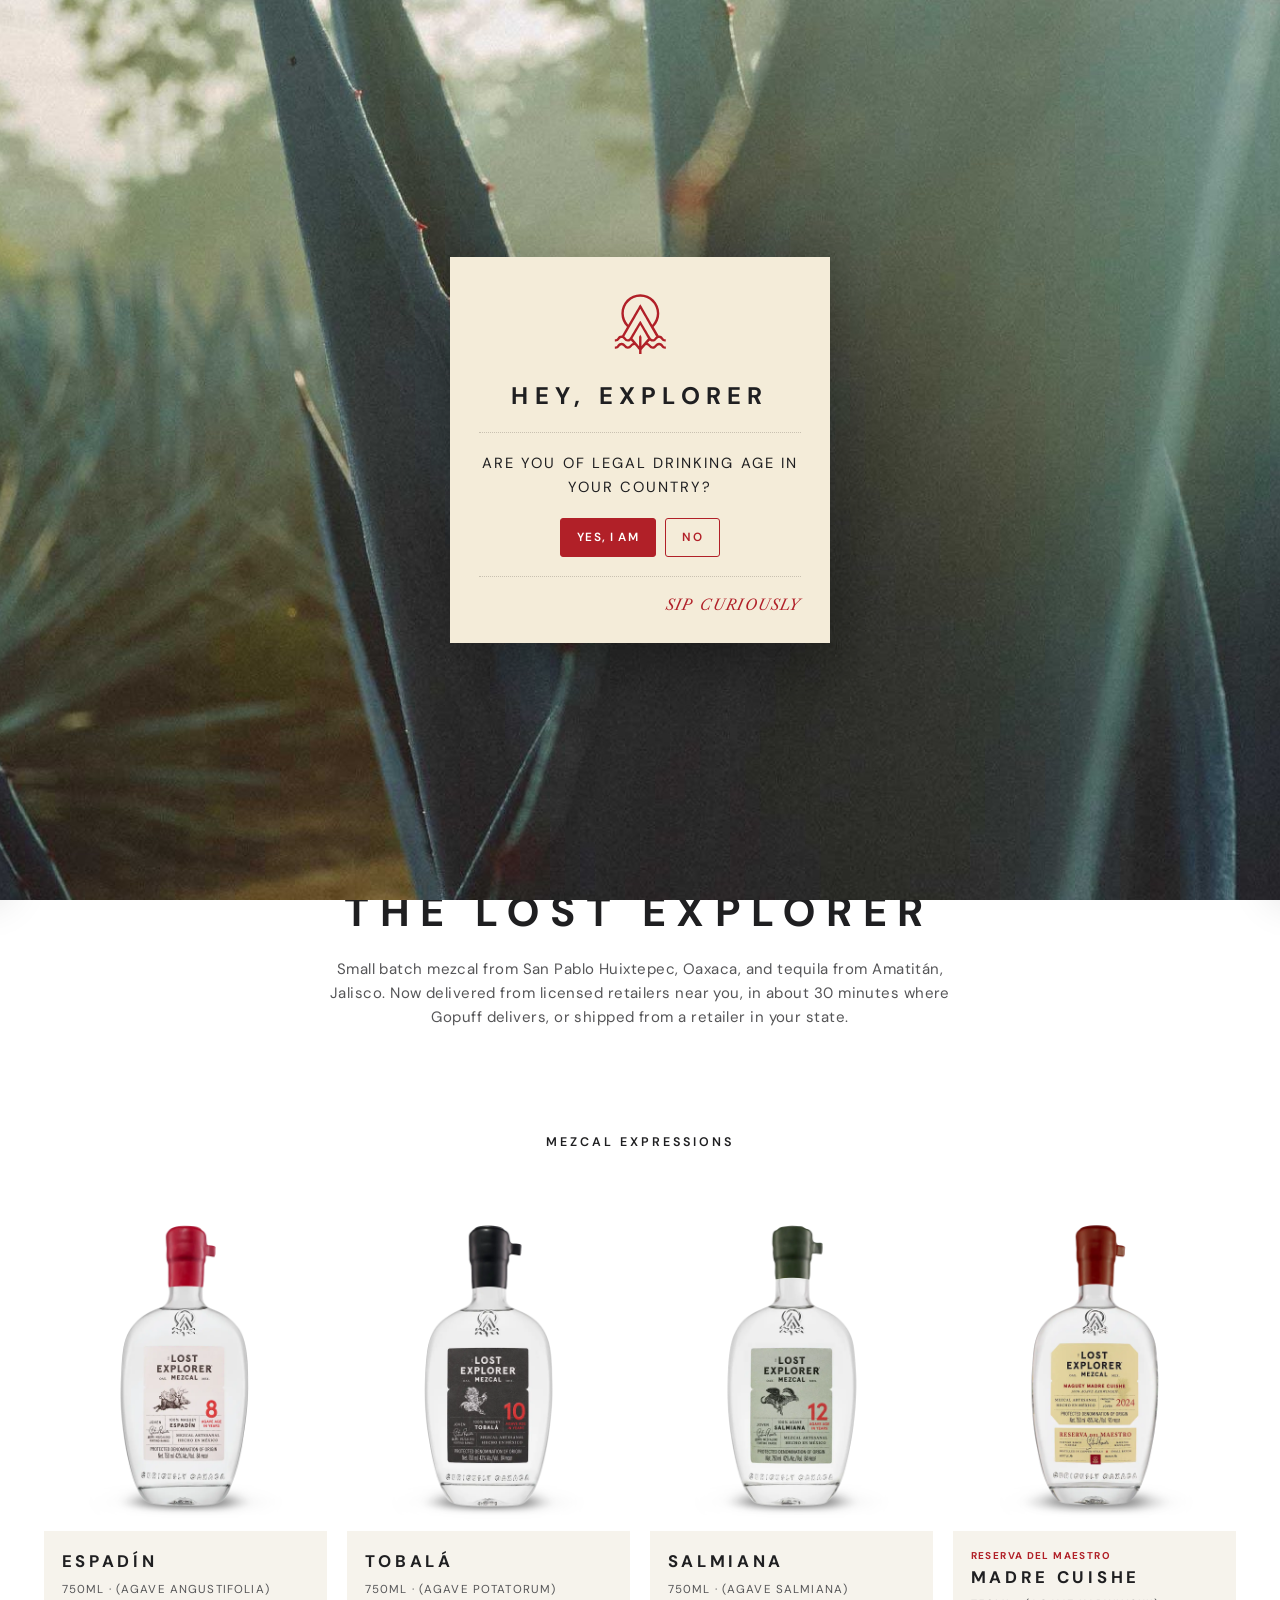
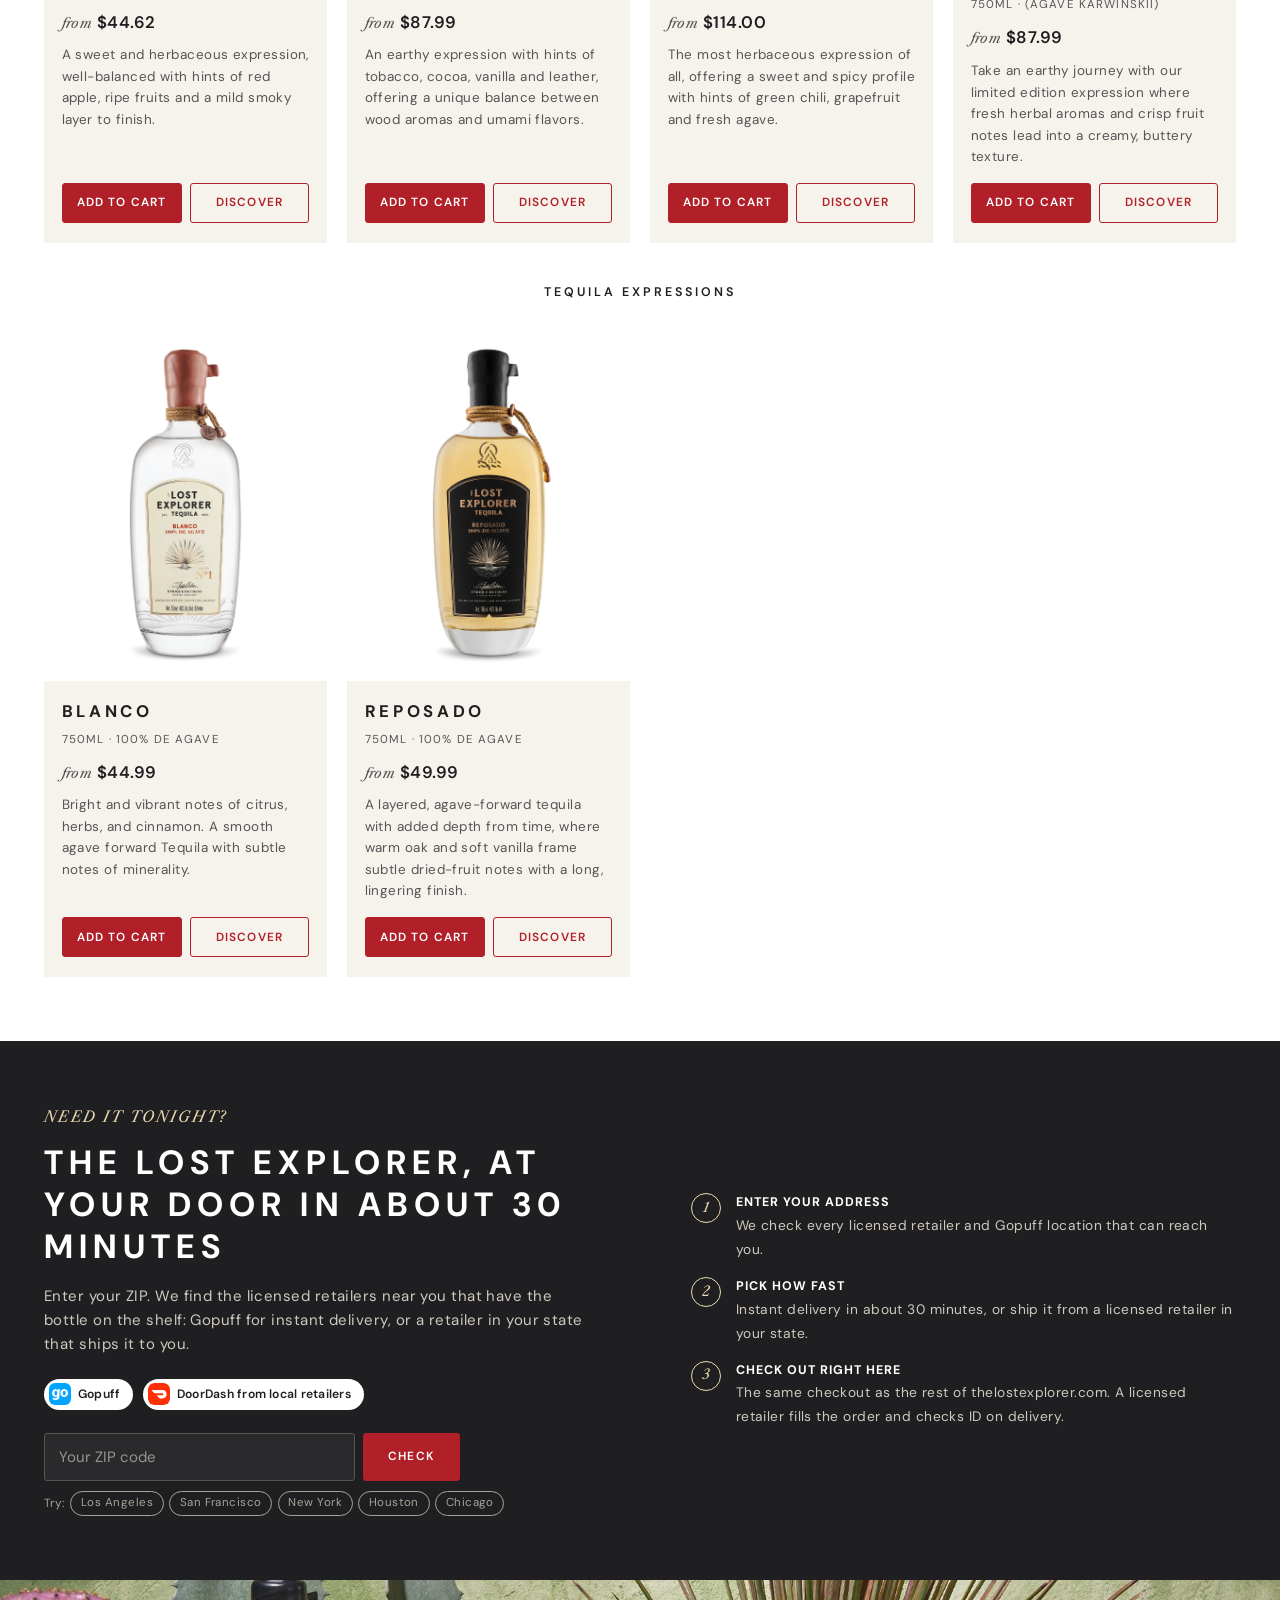
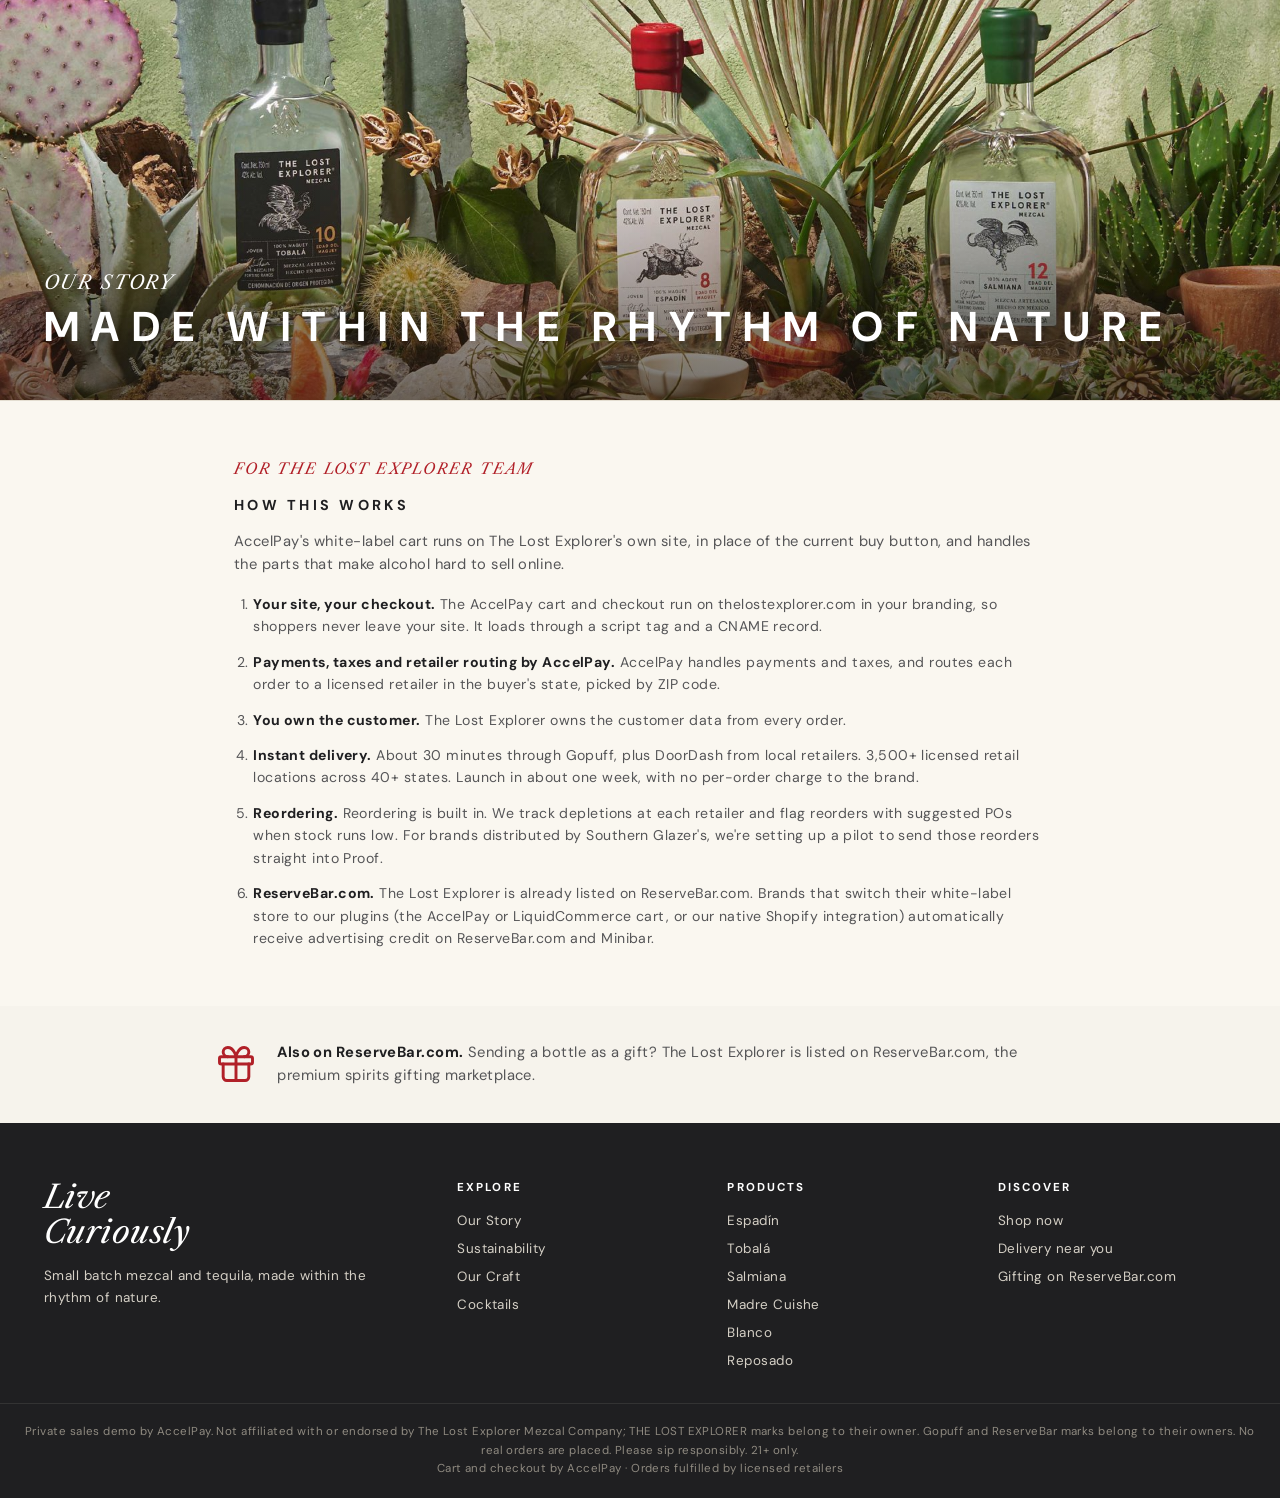
<file: index.html>
<!doctype html>
<html lang="en">
<head>
<meta charset="utf-8">
<meta name="viewport" content="width=device-width,initial-scale=1">
<title>Live Curiously - The Lost Explorer</title>
<meta name="description" content="Private sales demo: thelostexplorer.com with the AccelPay white-label cart and checkout, retailer routing by ZIP.">
<meta name="robots" content="noindex,nofollow">
<link rel="preconnect" href="https://fonts.googleapis.com">
<link rel="preconnect" href="https://fonts.gstatic.com" crossorigin>
<link rel="stylesheet" href="https://fonts.googleapis.com/css2?family=DM+Sans:wght@400;500;600;700&family=Libre+Caslon+Text:ital,wght@0,400;1,400&display=swap">
<link rel="stylesheet" href="styles.css?v=20261024d">
</head>
<body data-page="home">
<div id="site-header"></div>

<section class="hero" style="background-image:url('assets/home-banner.jpg')">
  <div class="in"><div class="copy">
    <span class="kicker">World's best</span>
    <p>Taste the Tequila Blanco that just won Best of Class and Best of Show in a blind test of peers by the Latin America World Spirits Competition.</p>
    <a class="btn" href="product.html?sku=blanco-750">Shop now</a>
  </div></div>
</section>

<section class="intro">
  <span class="kicker">A celebration of <b style="font-weight:700">soulful spirit making</b></span>
  <h1 class="h-caps">The Lost Explorer</h1>
  <p>Small batch mezcal from San Pablo Huixtepec, Oaxaca, and tequila from Amatitán, Jalisco. Now delivered from licensed retailers near you, in about 30 minutes where Gopuff delivers, or shipped from a retailer in your state.</p>
</section>

<section class="shop" id="shop">
  <h3 class="sec" id="mezcal">Mezcal expressions</h3>
  <div class="grid" id="grid-mezcal"></div>
  <h3 class="sec" id="tequila">Tequila expressions</h3>
  <div class="grid" id="grid-tequila"></div>
</section>

<section class="dband" id="tonight">
  <div class="in">
    <div>
      <span class="kicker">Need it tonight?</span>
      <h2>The Lost Explorer, at your door in about 30 minutes</h2>
      <p>Enter your ZIP. We find the licensed retailers near you that have the bottle on the shelf: Gopuff for instant delivery, or a retailer in your state that ships it to you.</p>
      <div class="partners">
        <span class="chip"><img src="assets/gopuff-icon.png" alt="">Gopuff</span>
        <span class="chip"><img src="assets/doordash-icon.svg" alt="">DoorDash from local retailers</span>
      </div>
      <div class="zipform"><input inputmode="numeric" maxlength="5" placeholder="Your ZIP code" aria-label="ZIP code"><button class="btn" data-zip-set>Check</button></div>
      <div class="quick">Try: <button data-zip-quick="90028">Los Angeles</button><button data-zip-quick="94103">San Francisco</button><button data-zip-quick="10003">New York</button><button data-zip-quick="77002">Houston</button><button data-zip-quick="60601">Chicago</button></div>
    </div>
    <div>
      <div id="band-result"></div>
      <ol class="how" id="how">
        <li><span class="n">1</span><div><strong>Enter your address</strong><span>We check every licensed retailer and Gopuff location that can reach you.</span></div></li>
        <li><span class="n">2</span><div><strong>Pick how fast</strong><span>Instant delivery in about 30 minutes, or ship it from a licensed retailer in your state.</span></div></li>
        <li><span class="n">3</span><div><strong>Check out right here</strong><span>The same checkout as the rest of thelostexplorer.com. A licensed retailer fills the order and checks ID on delivery.</span></div></li>
      </ol>
    </div>
  </div>
</section>

<section class="banner" id="story" style="background-image:url('assets/banner-mezcal.jpg')">
  <div class="in"><span class="kicker">Our story</span><h2 class="h-caps">Made within the rhythm of nature</h2></div>
</section>

<section class="how-sec" id="how"><div class="in"><span class="kicker">For The Lost Explorer team</span><div id="how-section"></div></div></section>

<section class="rb-band" id="reservebar">
  <div class="in"><img src="assets/gift.svg" alt="">
    <p><strong>Also on ReserveBar.com.</strong> Sending a bottle as a gift? The Lost Explorer is listed on ReserveBar.com, the premium spirits gifting marketplace.</p>
  </div>
</section>

<div id="site-footer"></div>

<script src="partials.js?v=20261024d"></script>
<script src="catalog.js?v=20261024d"></script>
<script src="data.js?v=20261024d"></script>
<script>
(function () {
  var C = window.LE_CATALOG;
  function card(sku) {
    var p = C[sku];
    return '<a class="card" data-card-sku="' + sku + '" href="product.html?sku=' + sku + '">' +
      '<div class="shot"><span class="tag" hidden><img src="assets/gopuff-icon.png" alt="">About 30 min</span>' +
      '<img src="' + p.img + '" alt="The Lost Explorer ' + p.name + '"><img class="ro" src="' + p.rollover + '" alt=""></div>' +
      '<div class="body"><h4>' + (p.kicker ? '<span style="display:block;font-size:.62rem;letter-spacing:.14em;color:var(--crimson)">' + p.kicker + '</span>' : '') + p.name + '</h4>' +
      '<span class="sz">' + p.size + ' · ' + p.teaser + '</span><span class="price"></span>' +
      '<p class="desc">' + p.desc + '</p>' +
      '<div class="acts"><button class="btn" data-add-sku="' + sku + '">Add to cart</button><span class="btn ghost">Discover</span></div></div></a>';
  }
  document.getElementById('grid-mezcal').innerHTML = ['espadin-750','tobala-750','salmiana-750','madre-cuishe-750'].map(card).join('');
  document.getElementById('grid-tequila').innerHTML = ['blanco-750','reposado-750'].map(card).join('');
})();
</script>
<script src="app.js?v=20261024d"></script>
</body>
</html>
</file>
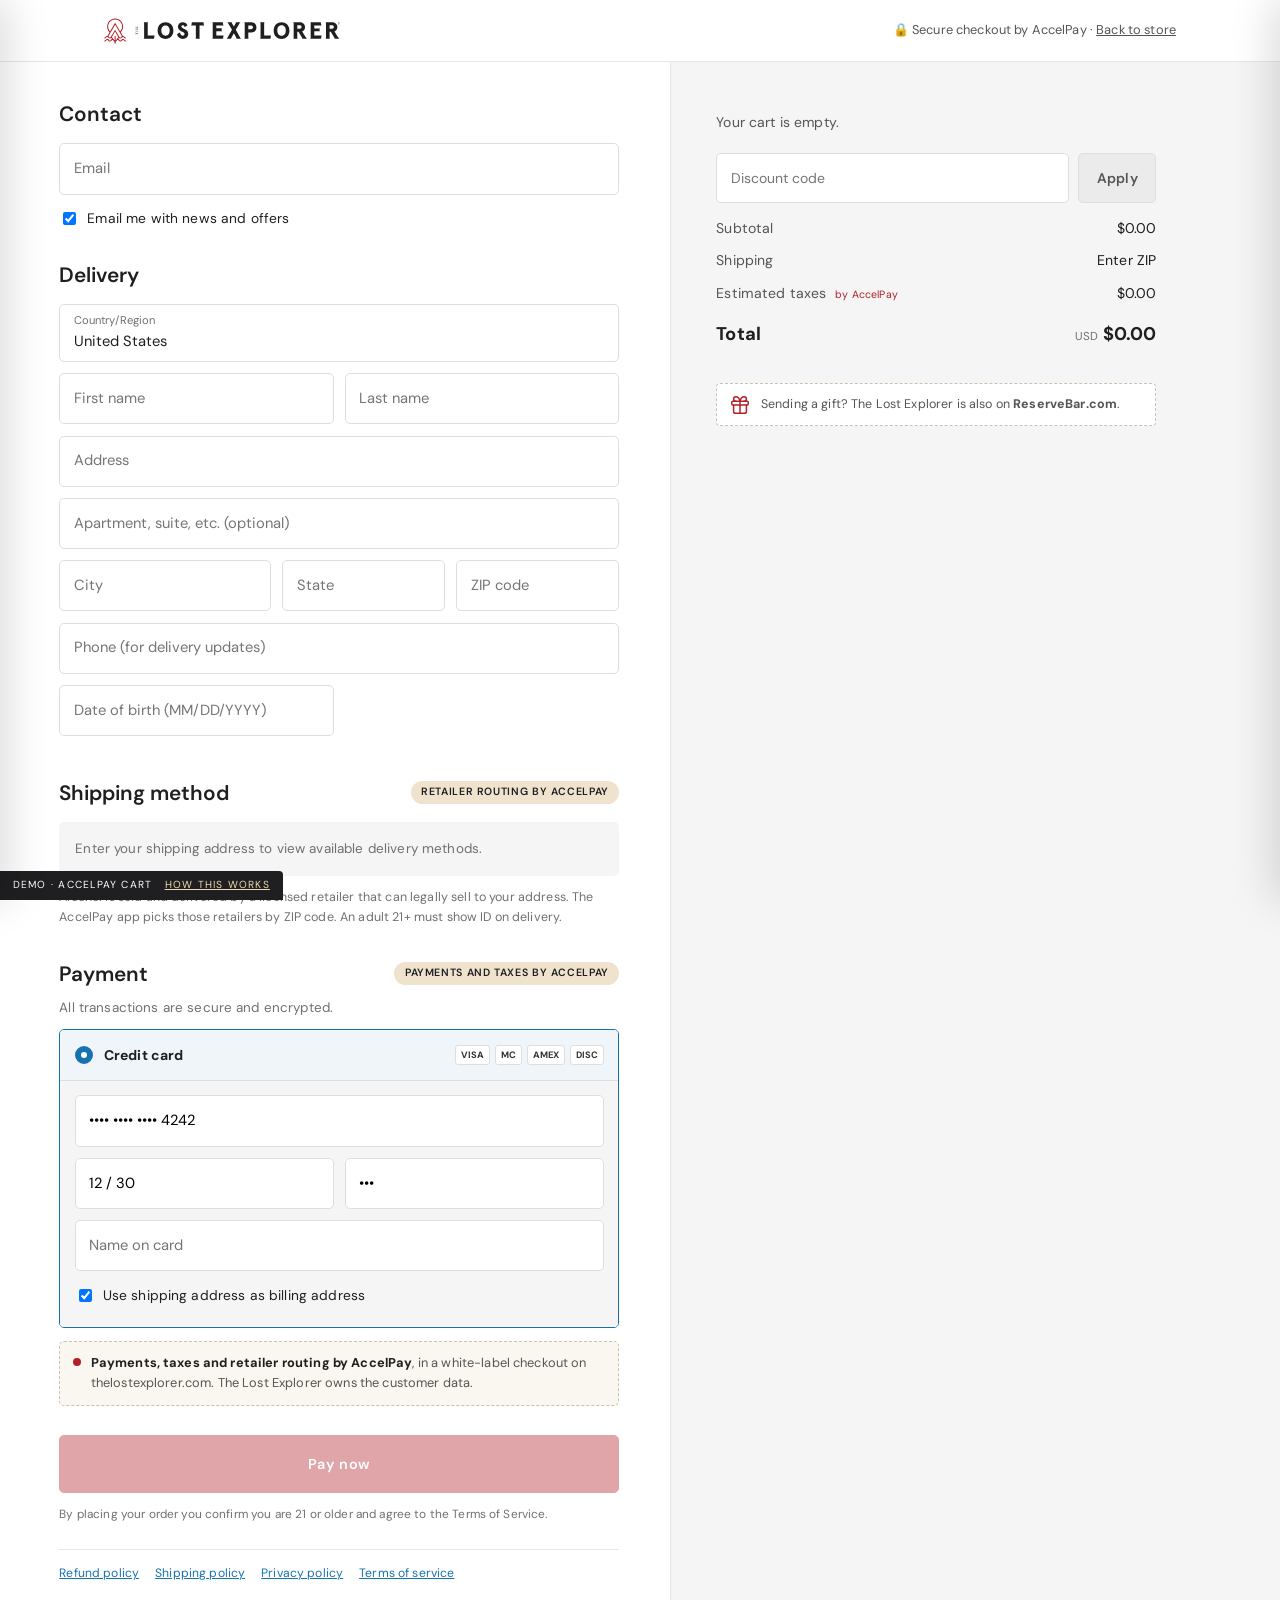
<file: checkout.html>
<!doctype html>
<html lang="en">
<head>
<meta charset="utf-8">
<meta name="viewport" content="width=device-width,initial-scale=1">
<title>Checkout - The Lost Explorer</title>
<meta name="robots" content="noindex,nofollow">
<link rel="preconnect" href="https://fonts.googleapis.com">
<link rel="preconnect" href="https://fonts.gstatic.com" crossorigin>
<link rel="stylesheet" href="https://fonts.googleapis.com/css2?family=DM+Sans:wght@400;500;600;700&family=Libre+Caslon+Text:ital,wght@0,400;1,400&display=swap">
<link rel="stylesheet" href="styles.css?v=20261024d">
</head>
<body data-page="checkout" data-no-gate class="shop-co">
<div id="site-header"></div>

<header class="sc-head"><div class="in"><a class="brand" href="index.html" id="co-brand" aria-label="The Lost Explorer home"></a>
  <span class="sc-back">&#128274; Secure checkout by AccelPay · <a href="index.html">Back to store</a></span></div></header>

<div id="confirmed" hidden>
  <div class="sc-thanks">
    <div class="tick">&#10003;</div>
    <p class="muted" id="t-num"></p>
    <h1 id="t-name">Thank you!</h1>
    <div class="sc-card"><h3>Your order is confirmed</h3><p id="t-what"></p></div>
    <div class="sc-card"><h3>Order updates</h3><p>You will get shipping and delivery updates by email and text. Your order and customer record stay with The Lost Explorer.</p></div>
    <p class="muted" style="font-size:.84rem">This is a sales demo. No order was placed and no card was charged.</p>
    <a class="btn" href="index.html">Continue shopping</a>
  </div>
</div>

<div class="checkout" id="checkout-view">
  <div class="co-left"><div class="inner">
    <form id="co-form" autocomplete="on">
      <div class="sc-sec"><div class="sc-h"><h2>Contact</h2></div>
        <input class="co-field" type="email" name="email" placeholder="Email" required autocomplete="email">
        <label class="sc-chk"><input type="checkbox" checked> Email me with news and offers</label>
      </div>

      <div class="sc-sec"><div class="sc-h"><h2>Delivery</h2></div>
        <div class="co-field sc-select"><span>Country/Region</span>United States</div>
        <div class="co-row"><input class="co-field" name="firstName" placeholder="First name" required autocomplete="given-name"><input class="co-field" name="lastName" placeholder="Last name" required autocomplete="family-name"></div>
        <input class="co-field" name="address1" placeholder="Address" required autocomplete="address-line1">
        <input class="co-field" name="address2" placeholder="Apartment, suite, etc. (optional)" autocomplete="address-line2">
        <div class="co-row3"><input class="co-field" name="city" placeholder="City" required autocomplete="address-level2"><input class="co-field" id="co-state" placeholder="State" readonly><input class="co-field" id="co-zip" name="zip" placeholder="ZIP code" inputmode="numeric" maxlength="5" required autocomplete="postal-code"></div>
        <input class="co-field" name="phone" placeholder="Phone (for delivery updates)" autocomplete="tel">
        <div class="co-row"><input class="co-field" name="dob" type="text" placeholder="Date of birth (MM/DD/YYYY)" required></div>
      </div>

      <div class="sc-sec"><div class="sc-h"><h2>Shipping method</h2><span class="ap-callout">Retailer routing by AccelPay</span></div>
        <div id="methods"></div>
        <p class="sc-note">Alcohol is sold and delivered by a licensed retailer that can legally sell to your address. The AccelPay app picks those retailers by ZIP code. An adult 21+ must show ID on delivery.</p>
      </div>

      <div class="sc-sec"><div class="sc-h"><h2>Payment</h2><span class="ap-callout">Payments and taxes by AccelPay</span></div>
        <p class="sc-sub">All transactions are secure and encrypted.</p>
        <div class="sc-pay">
          <div class="sc-pay-h"><span class="radio on"></span><strong>Credit card</strong><span class="cards"><i>VISA</i><i>MC</i><i>AMEX</i><i>DISC</i></span></div>
          <div class="sc-pay-b">
            <input class="co-field" placeholder="Card number" value="&bull;&bull;&bull;&bull; &bull;&bull;&bull;&bull; &bull;&bull;&bull;&bull; 4242" readonly>
            <div class="co-row"><input class="co-field" placeholder="Expiration date (MM / YY)" value="12 / 30" readonly><input class="co-field" placeholder="Security code" value="&bull;&bull;&bull;" readonly></div>
            <input class="co-field" placeholder="Name on card">
            <label class="sc-chk"><input type="checkbox" id="bill-same" checked> Use shipping address as billing address</label>
            <div id="bill-fields" hidden><input class="co-field" placeholder="Billing address"></div>
          </div>
        </div>
        <div class="ap-strip"><span class="ap-dot"></span><span><b>Payments, taxes and retailer routing by AccelPay</b>, in a white-label checkout on thelostexplorer.com. The Lost Explorer owns the customer data.</span></div>
      </div>

      <button class="btn block sc-paybtn" id="pay" type="submit">Pay now</button>
      <p class="sc-legal">By placing your order you confirm you are 21 or older and agree to the Terms of Service.</p>
      <div class="sc-foot"><a href="#">Refund policy</a><a href="#">Shipping policy</a><a href="#">Privacy policy</a><a href="#">Terms of service</a></div>
    </form>
  </div></div>

  <div class="co-right"><div class="inner">
    <div id="os"></div>
    <div class="co-discount"><input id="disc" placeholder="Discount code"><button type="button" id="disc-go">Apply</button></div>
    <div class="co-discount-tag" id="os-disc" hidden>&#127991; <b></b> · free shipping</div>
    <div class="os-line"><span class="muted">Subtotal</span><span id="os-sub"></span></div>
    <div class="os-line"><span class="muted" id="os-ship-l">Shipping</span><span id="os-ship"></span></div>
    <div class="os-line"><span class="muted">Estimated taxes <em class="ap-mini">by AccelPay</em></span><span id="os-tax"></span></div>
    <div class="os-line total"><span>Total</span><span><small>USD</small> <span id="os-total"></span></span></div>
    <div class="os-from" id="os-from"></div>
    <div class="rb-note" style="margin-top:1rem"><img src="assets/gift.svg" alt=""><span>Sending a gift? The Lost Explorer is also on <strong>ReserveBar.com</strong>.</span></div>
  </div></div>
</div>

<div id="site-footer"></div>

<script src="partials.js?v=20261024d"></script>
<script src="catalog.js?v=20261024d"></script>
<script src="data.js?v=20261024d"></script>
<script>
// The AccelPay checkout uses minimal chrome: lift the logo, drop the store header and footer.
(function () {
  var b = document.querySelector('header.site .brand'); var t = document.getElementById('co-brand');
  if (b && t) t.innerHTML = b.innerHTML;
  ['.topbar', '.promo-bar', 'header.site', 'footer.site'].forEach(function (s) { var e = document.querySelector(s); if (e) e.remove(); });
})();
</script>
<script src="app.js?v=20261024d"></script>
<script>
(function () {
  if (!new URLSearchParams(location.search).get('confirmed')) return;
  var o = null; try { o = JSON.parse(sessionStorage.getItem('tle-order')); } catch (e) {}
  document.getElementById('checkout-view').hidden = true;
  document.getElementById('confirmed').hidden = false;
  if (o) {
    document.getElementById('t-num').textContent = 'Confirmation ' + o.num + ' · $' + (o.total / 100).toFixed(2);
    document.getElementById('t-name').textContent = 'Thank you, ' + o.name + '!';
    document.getElementById('t-what').textContent = o.m.type === 'onDemand'
      ? 'Gopuff in ' + o.m.city + ' is picking your order now. Delivered in about 30 minutes.'
      : o.m.name + ' (' + o.m.city + ', ' + o.m.st + '), a licensed retailer, will ship your order in 2 to 4 business days.';
  }
})();
</script>
</body>
</html>
</file>
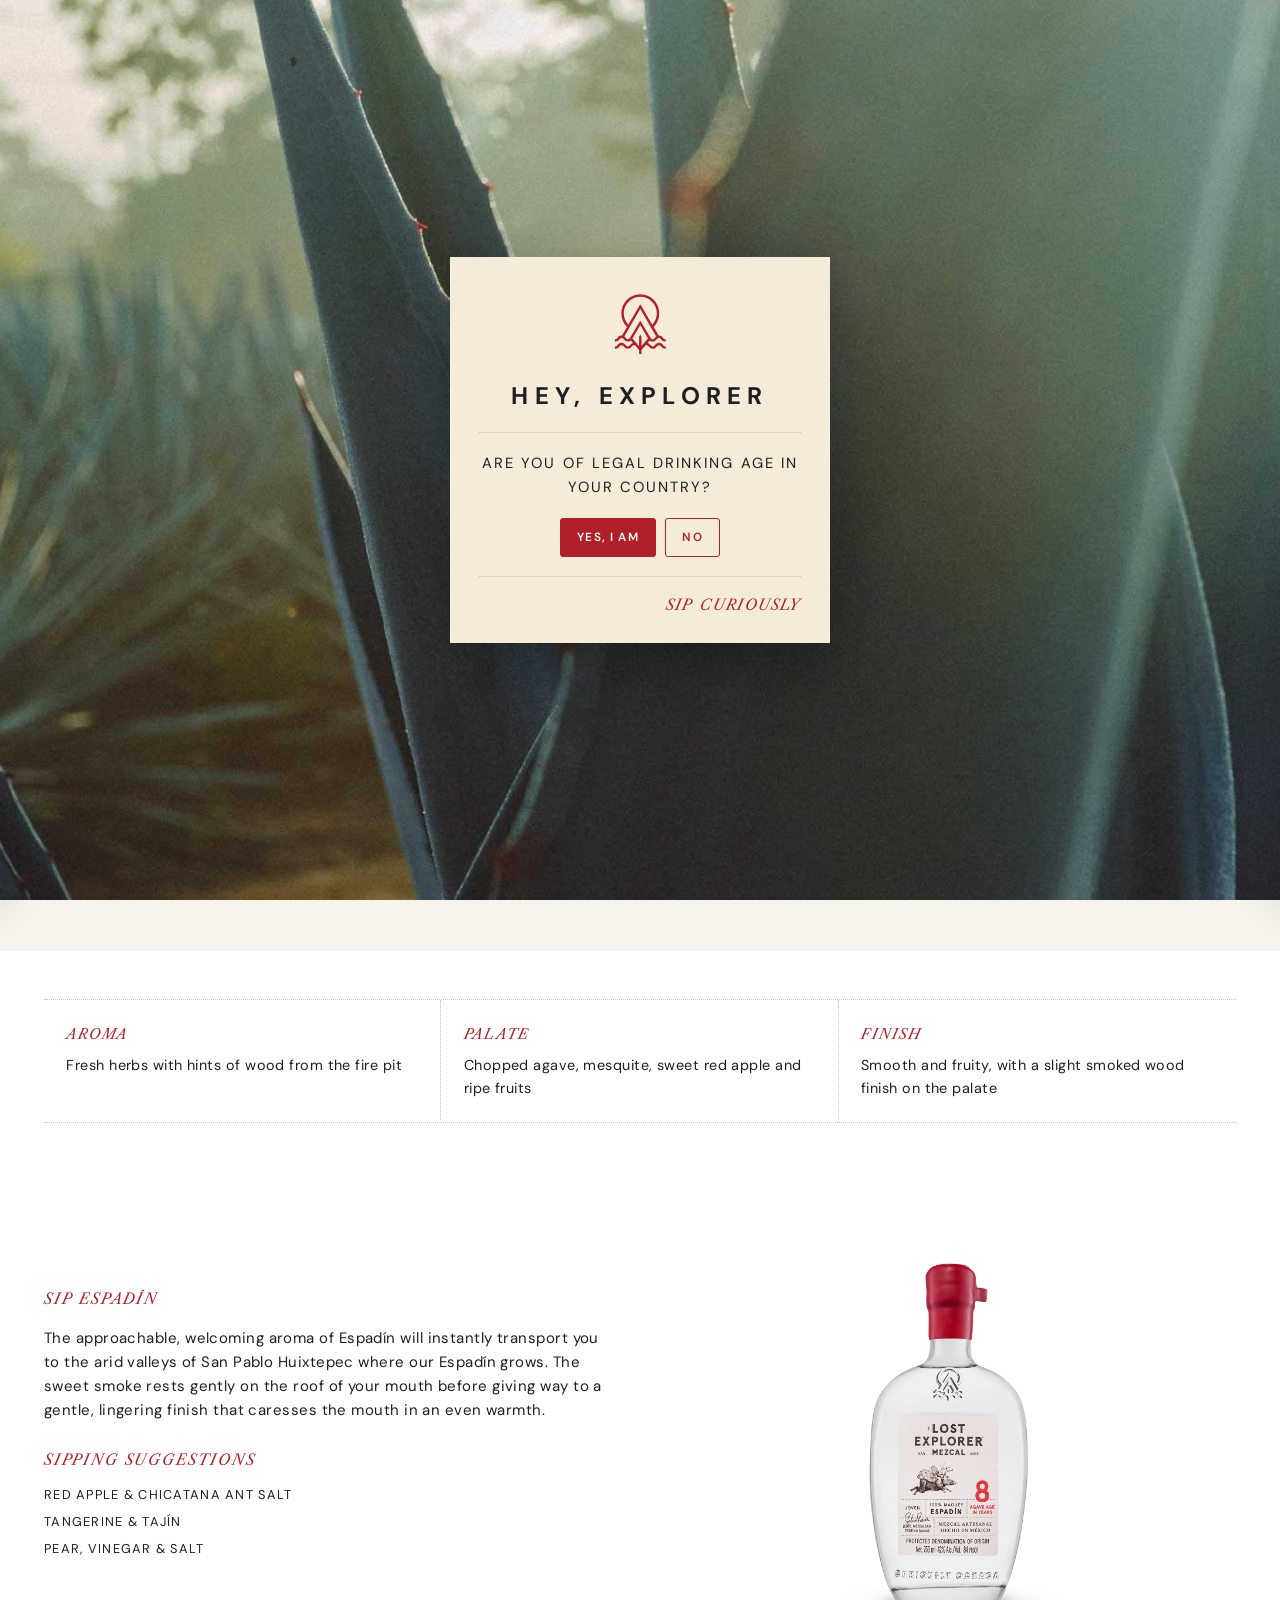
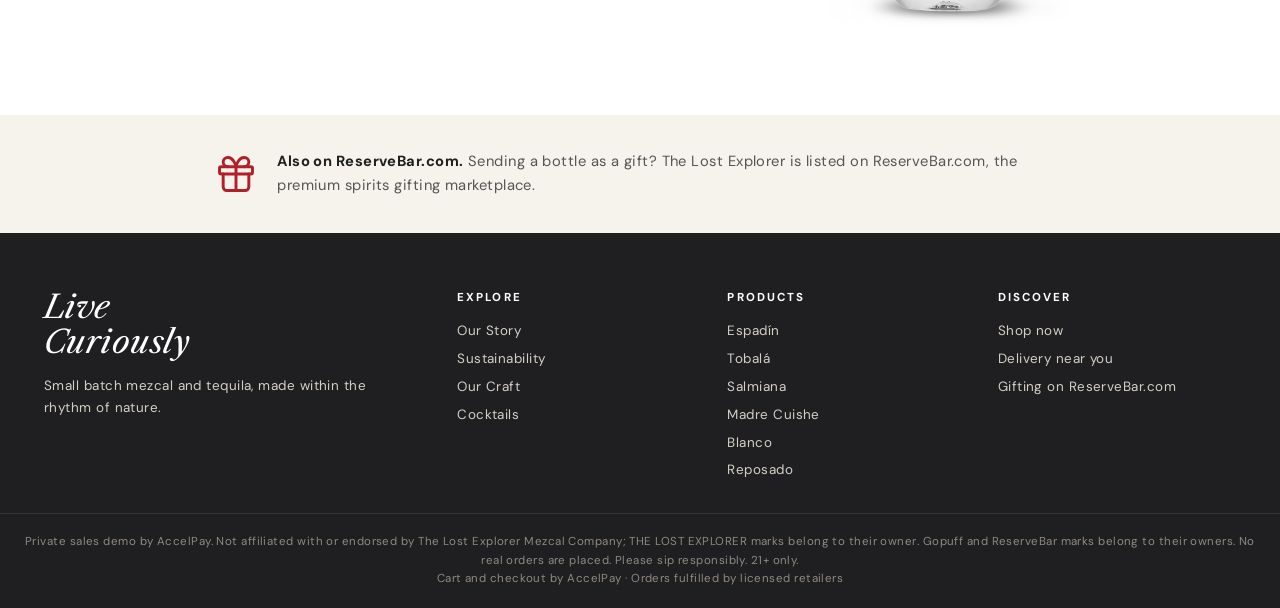
<file: product.html>
<!doctype html>
<html lang="en">
<head>
<meta charset="utf-8">
<meta name="viewport" content="width=device-width,initial-scale=1">
<title>Espadín - The Lost Explorer</title>
<meta name="robots" content="noindex,nofollow">
<link rel="preconnect" href="https://fonts.googleapis.com">
<link rel="preconnect" href="https://fonts.gstatic.com" crossorigin>
<link rel="stylesheet" href="https://fonts.googleapis.com/css2?family=DM+Sans:wght@400;500;600;700&family=Libre+Caslon+Text:ital,wght@0,400;1,400&display=swap">
<link rel="stylesheet" href="styles.css?v=20261024d">
</head>
<body data-page="mezcal">
<div id="site-header"></div>
<div class="crumbs"><a href="index.html">Home</a> &nbsp;&gt;&nbsp; <a href="index.html#shop" id="crumb-line">Our Mezcal</a> &nbsp;&gt;&nbsp; <b id="crumb-name">Espadín</b></div>

<section class="pdp">
  <div class="in">
    <div>
      <div id="pdp-kicker" class="kicker" style="font-size:.8rem" hidden></div>
      <h1 id="pdp-name">Espadín</h1>
      <div class="sub1">100% Agave</div>
      <div class="teaser" id="pdp-teaser"></div>
      <div class="specs"><div class="d" id="pdp-desc"></div><div class="age" id="pdp-age"></div></div>
      <dl class="facts" id="pdp-facts"></dl>

      <!-- AccelPay cart: product form and delivery by ZIP, replacing the previous buy button. -->
      <div id="product-form" class="product-form" data-sku="espadin-750"></div>
    </div>
    <div class="visual" id="pdp-visual"></div>
  </div>
</section>

<section class="notes"><div class="tri" id="pdp-notes"></div></section>
<section class="sip" id="pdp-sip"></section>

<section class="rb-band" id="reservebar">
  <div class="in"><img src="assets/gift.svg" alt="">
    <p><strong>Also on ReserveBar.com.</strong> Sending a bottle as a gift? The Lost Explorer is listed on ReserveBar.com, the premium spirits gifting marketplace.</p>
  </div>
</section>

<div id="site-footer"></div>

<script src="partials.js?v=20261024d"></script>
<script src="catalog.js?v=20261024d"></script>
<script src="data.js?v=20261024d"></script>
<script>
// ?sku= picks the product. Runs before app.js, which renders #product-form from data-sku.
(function () {
  var C = window.LE_CATALOG;
  var sku = new URLSearchParams(location.search).get('sku') || 'espadin-750';
  if (!C[sku]) sku = 'espadin-750';
  var p = C[sku], base = p.parent ? C[p.parent] : p;
  document.getElementById('product-form').setAttribute('data-sku', sku);
  document.body.setAttribute('data-page', p.line.toLowerCase());
  document.title = p.name + ' ' + p.size + ' - The Lost Explorer';
  document.getElementById('crumb-line').textContent = 'Our ' + p.line;
  document.getElementById('crumb-name').textContent = p.name;
  document.getElementById('pdp-name').textContent = p.name;
  if (base.kicker) { var k = document.getElementById('pdp-kicker'); k.textContent = base.kicker; k.hidden = false; }
  document.getElementById('pdp-teaser').textContent = base.teaser;
  document.getElementById('pdp-desc').textContent = base.desc;
  document.getElementById('pdp-age').innerHTML = base.age ? '<b>' + base.age + '</b><span>Agave age<br>in years</span>' : '<b style="font-size:2.4rem">N&ordm;1</b><span>Small<br>batch</span>';
  document.getElementById('pdp-facts').innerHTML = '<dt>Origin</dt><dd>' + base.origin + '</dd><dt>' + (base.line === 'Tequila' && base.family === 'reposado' ? 'Resting' : 'Distillation') + '</dt><dd>' + base.distillation + '</dd>';
  var v = document.getElementById('pdp-visual');
  v.innerHTML = (base.hero && !p.parent && base.family !== 'reposado')
    ? '<img class="hero-img" src="' + base.hero + '" alt="The Lost Explorer ' + p.name + '">'
    : '<div class="bottle"><img src="' + p.img + '" alt="The Lost Explorer ' + p.name + ' ' + p.size + '"></div>';
  document.getElementById('pdp-notes').innerHTML = ['aroma','palate','finish'].map(function (k) {
    return '<div><h5>' + k + '</h5><p>' + base[k] + '</p></div>'; }).join('');
  document.getElementById('pdp-sip').innerHTML = '<div><h5>Sip ' + base.name + '</h5><p>' + base.sip + '</p>' +
    (base.pairings && base.pairings.length ? '<h5 style="margin-top:1.6rem">Sipping suggestions</h5><ul>' + base.pairings.map(function (x) { return '<li>' + x + '</li>'; }).join('') + '</ul>' : '') +
    '</div><div style="background:#fff;display:grid;place-items:center;padding:1.5rem"><img src="' + base.img + '" alt="" style="max-height:440px;width:auto"></div>';
})();
</script>
<script src="app.js?v=20261024d"></script>
</body>
</html>
</file>
<file: styles.css>
/* The Lost Explorer x AccelPay demo.
   Tokens are lifted from thelostexplorer.com (2026-10-24).
   Their type is Apercu + Adobe Caslon Pro (Typekit); DM Sans and Libre Caslon Text
   are the closest Google Fonts. The cart drawer and one-page checkout are the
   AccelPay white-label cart, replacing the site's previous buy button. */
:root {
  --crimson: #b12028; --crimson-dark: #981c22;
  --cotton: #faf7f0; --bone: #f6f3ec; --ecru: #efe3ce; --wheat: #eddbb0;
  --camel: #c38a67; --terracotta: #b5583a; --hunter: #4e625e; --sage: #a7ae9c;
  --ash: #94918c; --charcoal: #555557; --ink: #1f1f21; --white: #fff;
  --line: #e4ded1; --dots: #c9c1b1; --green: #3f6b52;
  --sans: "DM Sans", -apple-system, BlinkMacSystemFont, "Helvetica Neue", Arial, sans-serif;
  --serif: "Libre Caslon Text", Georgia, "Times New Roman", serif;
  --maxw: 1240px;
}
* { box-sizing: border-box; }
[hidden] { display: none !important; }
html { scroll-behavior: smooth; }
body { margin: 0; background: var(--white); color: var(--ink); font-family: var(--sans); font-size: 15px; line-height: 1.6; letter-spacing: .03em; -webkit-font-smoothing: antialiased; }
img { max-width: 100%; display: block; }
a { color: inherit; }
button { font: inherit; cursor: pointer; letter-spacing: inherit; }
:focus-visible { outline: 2px solid var(--crimson); outline-offset: 2px; }
.muted { color: var(--charcoal); }

/* ---------------------------------------------------------------- header */
.topbar { background: #000; color: #fff; font-size: .68rem; letter-spacing: .08em; text-transform: uppercase; }
.topbar .in { max-width: var(--maxw); margin: 0 auto; padding: .4rem 1.5rem; display: flex; gap: 1.5rem; justify-content: flex-end; align-items: center; }
.topbar a { text-decoration: none; opacity: .9; }
.promo-bar { background: var(--crimson); color: #fff; text-align: center; font-size: .82rem; padding: .45rem 1rem; letter-spacing: .02em; }
header.site { position: sticky; top: 0; z-index: 60; background: #fff; border-bottom: 1px solid var(--line); }
.hdr { max-width: var(--maxw); margin: 0 auto; padding: .8rem 1.5rem; display: flex; align-items: center; gap: 1.5rem; }
.brand { display: flex; align-items: center; gap: .55rem; text-decoration: none; color: var(--ink); flex: none; }
.brand .ic { width: 22px; height: 26px; }
.brand .ic svg { width: 100%; height: 100%; fill: var(--crimson); }
.brand .wm { width: 205px; }
.brand .wm svg { width: 100%; height: auto; fill: var(--ink); display: block; }
nav.main { display: flex; gap: 1.6rem; margin-left: auto; align-items: center; }
nav.main a { font-size: .74rem; letter-spacing: .1em; text-transform: uppercase; text-decoration: none; font-weight: 500; padding: .25rem 0; border-bottom: 1px solid transparent; }
nav.main a:hover, nav.main a[aria-current] { border-bottom-color: var(--crimson); }
.hdr-actions { display: flex; align-items: center; gap: .6rem; }
.zip-pill { white-space: nowrap; border: 1px solid var(--line); background: #fff; border-radius: 3px; padding: .45rem .7rem; font-size: .72rem; letter-spacing: .08em; text-transform: uppercase; display: inline-flex; gap: .35rem; align-items: center; }
.cart-pill { display: inline-flex; align-items: center; gap: .5rem; background: var(--crimson); color: #fff; border: none; border-radius: 3px; padding: .55rem 1rem; font-size: .74rem; letter-spacing: .1em; text-transform: uppercase; font-weight: 600; }
.cart-pill:hover { background: var(--crimson-dark); }
.cart-pill svg { width: 15px; height: 15px; fill: currentColor; }
.cart-pill .count { background: #fff; color: var(--crimson); border-radius: 999px; min-width: 1.3rem; height: 1.3rem; display: inline-grid; place-items: center; font-size: .7rem; padding: 0 .3rem; }
.cart-pill .count[hidden] { display: none; }
.burger { display: none; background: none; border: none; font-size: 1.5rem; line-height: 1; padding: 0 .25rem; }
.crumbs { max-width: var(--maxw); margin: 0 auto; padding: .7rem 1.5rem; font-size: .68rem; letter-spacing: .1em; text-transform: uppercase; color: var(--ash); }
.crumbs a { text-decoration: none; } .crumbs b { color: var(--crimson); font-weight: 500; }

/* ---------------------------------------------------------------- buttons */
.btn { display: inline-flex; align-items: center; justify-content: center; gap: .5rem; background: var(--crimson); color: #fff; border: 1px solid var(--crimson); border-radius: 3px; padding: .75rem 1.5rem; font-size: .74rem; letter-spacing: .1em; text-transform: uppercase; font-weight: 600; text-decoration: none; }
.btn:hover { background: var(--crimson-dark); border-color: var(--crimson-dark); }
.btn.ghost { background: transparent; color: var(--crimson); }
.btn.ghost:hover { background: var(--crimson); color: #fff; }
.btn.light { background: #fff; color: var(--ink); border-color: #fff; }
.btn.sm { padding: .55rem 1rem; }
.btn.block { width: 100%; }
.btn:disabled, .btn[disabled] { opacity: .4; cursor: not-allowed; }

/* ---------------------------------------------------------------- type */
.kicker { font-family: var(--serif); font-style: italic; text-transform: uppercase; letter-spacing: .12em; color: var(--crimson); font-size: .95rem; }
.h-caps { font-weight: 700; text-transform: uppercase; letter-spacing: .3em; font-size: clamp(1.5rem, 3.6vw, 2.6rem); line-height: 1.15; margin: 0; }

/* ---------------------------------------------------------------- hero */
.hero { position: relative; aspect-ratio: 2 / 1; min-height: 420px; max-height: 760px; background: #d8c3a0 center/cover no-repeat; display: flex; align-items: center; }
.hero .in { max-width: var(--maxw); width: 100%; margin: 0 auto; padding: 4rem 1.5rem; }
.hero .copy { max-width: 26rem; color: #fff; text-shadow: 0 1px 12px rgba(0,0,0,.25); }
.hero .kicker { color: #fff; font-size: 1.35rem; margin-bottom: 1.1rem; display: block; }
.hero p { text-transform: uppercase; letter-spacing: .16em; font-size: .86rem; line-height: 1.75; margin: 0 0 1.6rem; }

.intro { text-align: center; padding: 5rem 1.5rem 3rem; max-width: 820px; margin: 0 auto; }
.intro .kicker { display: block; margin-bottom: 1rem; }
.intro p { color: var(--charcoal); max-width: 40rem; margin: 1.25rem auto 0; }

/* ---------------------------------------------------------------- product grid */
.shop { max-width: var(--maxw); margin: 0 auto; padding: 1rem 1.5rem 4rem; }
.shop h3.sec { font-size: .78rem; letter-spacing: .24em; text-transform: uppercase; text-align: center; margin: 2.5rem 0 1.5rem; font-weight: 600; }
.grid { display: grid; grid-template-columns: repeat(4, minmax(0,1fr)); gap: 1.25rem; }
.card { background: var(--bone); text-decoration: none; color: inherit; display: flex; flex-direction: column; position: relative; }
.card .shot { position: relative; aspect-ratio: 4/5; overflow: hidden; background: #fff; }
.card .shot img { position: absolute; inset: 0; width: 100%; height: 100%; object-fit: cover; transition: opacity .35s; }
.card .shot img.ro { opacity: 0; }
.card:hover .shot img.ro { opacity: 1; }
.card .tag { position: absolute; top: .75rem; left: .75rem; z-index: 2; background: #fff; border-radius: 3px; padding: .25rem .5rem .25rem .3rem; font-size: .66rem; letter-spacing: .06em; text-transform: uppercase; display: inline-flex; align-items: center; gap: .35rem; box-shadow: 0 1px 6px rgba(0,0,0,.12); }
.card .tag img { width: 16px; height: 16px; border-radius: 4px; }
.card .tag[hidden] { display: none; }
.card .body { padding: 1.1rem 1.1rem 1.25rem; display: flex; flex-direction: column; gap: .35rem; flex: 1; }
.card h4 { margin: 0; font-size: 1.05rem; letter-spacing: .22em; text-transform: uppercase; font-weight: 700; }
.card .sz { font-size: .72rem; letter-spacing: .1em; color: var(--charcoal); text-transform: uppercase; }
.card .price { font-size: 1.05rem; font-weight: 600; margin-top: .25rem; }
.card .price .from { font-family: var(--serif); font-style: italic; font-weight: 400; font-size: .85rem; color: var(--charcoal); }
.card .price .na { font-size: .8rem; color: var(--ash); font-weight: 400; }
.card .desc { font-size: .84rem; color: var(--charcoal); margin: .2rem 0 .6rem; }
.card .acts { margin-top: auto; display: flex; gap: .5rem; flex-wrap: wrap; }
.card .acts .btn { flex: 1; padding: .6rem .8rem; }

/* ---------------------------------------------------------------- delivery band */
.dband { background: var(--ink); color: #fff; }
.dband .in { max-width: var(--maxw); margin: 0 auto; padding: 4rem 1.5rem; display: grid; grid-template-columns: 1.1fr 1fr; gap: 3rem; align-items: center; }
.dband .kicker { color: var(--wheat); display: block; margin-bottom: .8rem; }
.dband h2 { font-weight: 700; text-transform: uppercase; letter-spacing: .18em; font-size: clamp(1.4rem, 3vw, 2.1rem); line-height: 1.25; margin: 0 0 1rem; }
.dband p { color: #cfc9be; margin: 0 0 1.4rem; max-width: 34rem; }
.partners { display: flex; gap: .6rem; flex-wrap: wrap; margin-bottom: 1.4rem; }
.chip { display: inline-flex; align-items: center; gap: .45rem; background: #fff; color: var(--ink); border-radius: 999px; padding: .3rem .8rem .3rem .3rem; font-size: .76rem; font-weight: 600; letter-spacing: .02em; }
.chip img { width: 22px; height: 22px; border-radius: 6px; }
.zipform { display: flex; gap: .5rem; max-width: 26rem; }
.zipform input { flex: 1; min-width: 0; border: 1px solid #555; background: #2a2a2d; color: #fff; border-radius: 3px; padding: .7rem .9rem; font: inherit; }
.zipform input::placeholder { color: #9a958c; }
.quick { font-size: .74rem; color: var(--ash); display: flex; flex-wrap: wrap; gap: .35rem; align-items: center; margin-top: .6rem; }
.quick button { background: none; border: 1px solid currentColor; border-radius: 999px; padding: .15rem .6rem; font-size: .72rem; color: inherit; }
.dband .quick { color: #a8a399; }
.band-res { background: #2a2a2d; border-radius: 6px; padding: 1.2rem; display: flex; flex-direction: column; gap: 1rem; }
.br-row { display: flex; gap: .8rem; align-items: flex-start; }
.br-row img { width: 34px; height: 34px; border-radius: 8px; flex: none; }
.br-row span { color: #cfc9be; font-size: .86rem; }
.pin { width: 34px; height: 34px; border-radius: 8px; background: var(--crimson); color: #fff !important; display: grid; place-items: center; font-weight: 700; font-size: .78rem !important; flex: none; }
.band-res .chg { align-self: flex-start; background: none; border: none; color: var(--wheat); text-decoration: underline; padding: 0; font-size: .8rem; }
.how { list-style: none; padding: 0; margin: 0; display: grid; gap: 1rem; }
.how li { display: flex; gap: .9rem; align-items: flex-start; }
.how .n { width: 30px; height: 30px; border-radius: 50%; border: 1px solid var(--wheat); color: var(--wheat); display: grid; place-items: center; font-family: var(--serif); font-style: italic; flex: none; }
.how strong { display: block; letter-spacing: .08em; text-transform: uppercase; font-size: .78rem; }
.how span { color: #cfc9be; font-size: .86rem; }

/* ---------------------------------------------------------------- banner / story */
.banner { position: relative; background: center/cover no-repeat; min-height: 420px; display: flex; align-items: flex-end; }
.banner::before { content: ""; position: absolute; inset: 0; background: linear-gradient(0deg, rgba(20,16,12,.6), rgba(20,16,12,0) 60%); }
.banner .in { position: relative; }
.banner .in { max-width: var(--maxw); width: 100%; margin: 0 auto; padding: 3rem 1.5rem; color: #fff; text-shadow: 0 1px 14px rgba(0,0,0,.35); }
.banner .kicker { color: #fff; font-size: 1.2rem; }
.banner h2 { margin: .4rem 0 0; }

.rb-band { background: var(--bone); }
.rb-band .in { max-width: 900px; margin: 0 auto; padding: 2.2rem 1.5rem; display: flex; gap: 1.2rem; align-items: center; }
.rb-band img { width: 44px; height: 44px; flex: none; }
.rb-band p { margin: 0; font-size: .92rem; color: var(--charcoal); }
.rb-band strong { color: var(--ink); }

/* ---------------------------------------------------------------- PDP */
.pdp { background: var(--bone); }
.pdp .in { max-width: var(--maxw); margin: 0 auto; padding: 3rem 1.5rem 4rem; display: grid; grid-template-columns: minmax(0, 470px) minmax(0, 1fr); gap: 3rem; align-items: start; }
.pdp h1 { font-size: clamp(1.8rem, 3.2vw, 2.4rem); letter-spacing: .26em; text-transform: uppercase; font-weight: 700; margin: 0; line-height: 1.1; }
.pdp .sub1 { text-transform: uppercase; letter-spacing: .14em; font-size: .84rem; margin-top: .4rem; }
.pdp .teaser { font-family: var(--serif); font-style: italic; text-transform: uppercase; letter-spacing: .1em; color: var(--crimson); font-size: .82rem; margin-top: .3rem; }
.specs { display: grid; grid-template-columns: 1fr auto; border-top: 1px dotted var(--dots); border-bottom: 1px dotted var(--dots); margin: 1.4rem 0 1rem; }
.specs .d { padding: 1rem 1rem 1rem 0; font-size: .86rem; border-right: 1px dotted var(--dots); }
.specs .age { padding: .4rem 0 .6rem 1.2rem; text-align: center; color: var(--crimson); }
.specs .age b { display: block; font-family: var(--serif); font-size: 4rem; line-height: 1; font-weight: 400; }
.specs .age span { font-size: .72rem; letter-spacing: .14em; text-transform: uppercase; font-weight: 700; line-height: 1.3; display: block; }
.facts { display: grid; grid-template-columns: auto 1fr; gap: .45rem 1rem; margin-bottom: 1.4rem; font-size: .76rem; align-items: baseline; }
.facts dt { text-transform: uppercase; letter-spacing: .12em; font-weight: 600; }
.facts dd { margin: 0; font-family: var(--serif); font-style: italic; text-transform: uppercase; letter-spacing: .08em; border-bottom: 1px dotted var(--dots); padding-bottom: .2rem; }
.pdp .visual { position: sticky; top: 100px; }
.pdp .visual img.hero-img { width: 100%; height: auto; }
.pdp .visual .bottle { background: #fff; display: grid; place-items: center; padding: 1rem; }
.pdp .visual .bottle img { max-height: 560px; width: auto; }

/* notes */
.notes { max-width: var(--maxw); margin: 0 auto; padding: 3rem 1.5rem 1rem; }
.notes .tri { display: grid; grid-template-columns: repeat(3, 1fr); border-top: 1px dotted var(--dots); border-bottom: 1px dotted var(--dots); }
.notes .tri div { padding: 1.4rem; border-right: 1px dotted var(--dots); }
.notes .tri div:last-child { border-right: none; }
.notes .tri h5 { margin: 0 0 .5rem; font-family: var(--serif); font-style: italic; color: var(--crimson); text-transform: uppercase; letter-spacing: .12em; font-size: .9rem; font-weight: 400; }
.notes .tri p { margin: 0; font-size: .9rem; }
.sip { max-width: var(--maxw); margin: 0 auto; padding: 2.5rem 1.5rem 3rem; display: grid; grid-template-columns: 1fr 1fr; gap: 3rem; align-items: center; }
.sip h5 { font-family: var(--serif); font-style: italic; color: var(--crimson); text-transform: uppercase; letter-spacing: .12em; font-size: .95rem; font-weight: 400; margin: 0 0 .8rem; }
.sip ul { list-style: none; padding: 0; margin: 0; text-transform: uppercase; letter-spacing: .1em; font-size: .8rem; display: grid; gap: .4rem; }

/* ---------------------------------------------------------------- drawer */
.scrim { position: fixed; inset: 0; background: rgba(20,18,16,.45); opacity: 0; pointer-events: none; transition: opacity .25s; z-index: 90; }
.scrim.on { opacity: 1; pointer-events: auto; }
.drawer { position: fixed; top: 0; right: 0; height: 100%; width: min(430px, 100%); background: var(--cotton); z-index: 100; display: flex; flex-direction: column; transform: translateX(100%); transition: transform .28s ease; box-shadow: -8px 0 40px rgba(0,0,0,.14); }
.drawer.on { transform: none; }
.drawer > header { position: static; display: flex; align-items: center; justify-content: space-between; padding: 1rem 1.25rem; border-bottom: 1px solid var(--line); background: #fff; }
.drawer > header h2 { font-size: .9rem; letter-spacing: .24em; text-transform: uppercase; margin: 0; }
.drawer .x { background: none; border: none; font-size: 1.6rem; line-height: 1; color: var(--charcoal); }
.drawer .items { flex: 1; overflow-y: auto; padding: 1rem 1.25rem; display: flex; flex-direction: column; gap: 1rem; }
.retailer-group { border: 1px solid var(--line); border-radius: 4px; overflow: hidden; background: #fff; }
.rg-head { background: var(--bone); padding: .55rem .8rem; font-size: .76rem; display: flex; gap: .5rem; align-items: center; flex-wrap: wrap; border-bottom: 1px solid var(--line); }
.rg-head img { width: 20px; height: 20px; border-radius: 5px; }
.rg-head .exp { color: var(--charcoal); margin-left: auto; }
.line { display: flex; gap: .8rem; padding: .8rem; border-bottom: 1px solid var(--line); align-items: flex-start; }
.line:last-child { border-bottom: none; }
.line .thumb { width: 52px; height: 64px; flex: none; background: #fff; display: grid; place-items: center; }
.line .thumb img { max-height: 64px; width: auto; }
.line .info { flex: 1; min-width: 0; display: flex; flex-direction: column; gap: .2rem; }
.line .nm { font-size: .84rem; font-weight: 700; letter-spacing: .08em; text-transform: uppercase; }
.line .sz { font-size: .74rem; color: var(--charcoal); }
.line .lfoot { display: flex; align-items: center; justify-content: space-between; }
.line .amt { font-weight: 600; font-size: .9rem; }
.line .rm { align-self: flex-start; background: none; border: none; color: var(--ash); font-size: .72rem; text-decoration: underline; padding: 0; }
.rb-note { display: flex; gap: .6rem; align-items: center; font-size: .78rem; color: var(--charcoal); background: #fff; border: 1px dashed var(--dots); border-radius: 4px; padding: .6rem .75rem; }
.rb-note img { width: 22px; height: 22px; flex: none; }
.empty { text-align: center; color: var(--charcoal); padding: 3rem 1rem; display: flex; flex-direction: column; align-items: center; gap: .5rem; }
.drawer .foot { border-top: 1px solid var(--line); padding: 1rem 1.25rem; display: flex; flex-direction: column; gap: .7rem; background: #fff; }
.promo { display: flex; gap: .5rem; align-items: center; }
.promo input { flex: 1; min-width: 0; border: 1px solid var(--line); border-radius: 3px; padding: .5rem .7rem; font: inherit; font-size: .85rem; }
.promo button { border: 1px solid var(--ink); background: #fff; border-radius: 3px; padding: .5rem .85rem; font-size: .74rem; text-transform: uppercase; letter-spacing: .08em; }
.promo .applied { flex: 1; font-size: .84rem; }
.totals { display: flex; flex-direction: column; gap: .25rem; font-size: .86rem; }
.totals .r { display: flex; justify-content: space-between; }
.totals .r.big { font-size: 1rem; font-weight: 700; border-top: 1px solid var(--line); padding-top: .5rem; margin-top: .2rem; }
.totals .r.disc .v { color: var(--green); }
.secure { font-size: .7rem; color: var(--ash); text-align: center; margin: 0; }

/* ---------------------------------------------------------------- footer */
footer.site { background: var(--ink); color: #d5d0c6; }
.ft { max-width: var(--maxw); margin: 0 auto; padding: 3.5rem 1.5rem 2rem; display: grid; grid-template-columns: 1.6fr 1fr 1fr 1fr; gap: 2rem; }
.ft .lc { font-family: var(--serif); font-style: italic; font-size: 2rem; color: #fff; line-height: 1.1; }
.ft h4 { font-size: .72rem; letter-spacing: .18em; text-transform: uppercase; color: #fff; margin: 0 0 .8rem; }
.ft ul { list-style: none; margin: 0; padding: 0; display: flex; flex-direction: column; gap: .4rem; font-size: .84rem; }
.ft a { text-decoration: none; }
.legal-row { border-top: 1px solid #333; padding: 1.2rem 1.5rem; text-align: center; font-size: .72rem; color: #8f8a80; }
.powered { display: inline-flex; gap: .4rem; align-items: center; }

.ribbon { position: fixed; left: 0; bottom: 0; z-index: 120; background: var(--ink); color: #fff; font-size: .64rem; letter-spacing: .12em; text-transform: uppercase; padding: .4rem .8rem; border-top-right-radius: 4px; }
.toast { position: fixed; left: 50%; bottom: 1.5rem; transform: translate(-50%, 20px); background: var(--ink); color: #fff; padding: .6rem 1rem; border-radius: 4px; font-size: .84rem; opacity: 0; pointer-events: none; transition: all .25s; z-index: 130; }
.toast.on { opacity: 1; transform: translate(-50%, 0); }

/* ---------------------------------------------------------------- age gate */
#agegate { position: fixed; inset: 0; z-index: 200; background: #2d3b2c url("assets/agave.jpg") center/cover; display: grid; place-items: center; padding: 1rem; }
#agegate[hidden] { display: none; }
.ag-card { background: #f4ecd9; width: min(380px, 100%); padding: 2.2rem 1.8rem 1.6rem; text-align: center; box-shadow: 0 20px 60px rgba(0,0,0,.35); }
.ag-card .ic { width: 52px; margin: 0 auto 1rem; }
.ag-card .ic svg { fill: var(--crimson); width: 100%; height: auto; }
.ag-card h2 { letter-spacing: .26em; text-transform: uppercase; font-size: 1.5rem; margin: 0; padding-bottom: 1rem; border-bottom: 1px dotted var(--dots); }
.ag-q { text-transform: uppercase; letter-spacing: .14em; font-size: .92rem; margin: 1.2rem 0; }
.ag-btns { display: flex; gap: .6rem; justify-content: center; padding-bottom: 1.2rem; border-bottom: 1px dotted var(--dots); }
.ag-sip { font-family: var(--serif); font-style: italic; color: var(--crimson); text-transform: uppercase; letter-spacing: .12em; text-align: right; margin: 1rem 0 0; }

/* ---------------------------------------------------------------- product form (AccelPay cart) */
.product-form { display: flex; flex-direction: column; gap: 1.1rem; }
.pf-field { display: flex; flex-direction: column; gap: .5rem; }
.pf-label { font-size: .7rem; letter-spacing: .14em; text-transform: uppercase; font-weight: 600; }
.pf-variants { display: flex; gap: .6rem; }
.pf-variant { border: 1px solid var(--ink); border-radius: 6px; padding: .45rem 1.1rem; font-size: .72rem; letter-spacing: .1em; text-transform: uppercase; text-decoration: none; font-weight: 600; }
.pf-variant[aria-checked="true"] { background: var(--ink); color: #fff; }
.pf-price { font-size: 1.6rem; font-weight: 700; }
.pf-price .per { font-family: var(--serif); font-style: italic; font-weight: 400; font-size: .95rem; text-transform: uppercase; letter-spacing: .06em; }
.pf-price .from { font-family: var(--serif); font-style: italic; font-weight: 400; font-size: 1rem; }
.pf-buy { display: flex; gap: .75rem; align-items: stretch; }
.pf-buy .btn { flex: 1; }
.qty { display: flex; align-items: center; gap: .1rem; }
.qty button { background: none; border: none; width: 2rem; height: 2.4rem; font-size: 1.1rem; }
.qty span { font-family: var(--serif); font-style: italic; min-width: 1.6rem; text-align: center; }

/* AccelPay delivery-by-ZIP block */
.ap-block { background: #fff; border: 1px solid var(--line); border-radius: 6px; padding: .9rem 1rem; display: flex; flex-direction: column; gap: .6rem; }
.ap-h { display: flex; justify-content: space-between; align-items: center; font-size: .72rem; letter-spacing: .14em; text-transform: uppercase; font-weight: 700; }
.ap-tag { font-size: .6rem; letter-spacing: .08em; background: var(--ecru); color: var(--ink); border-radius: 999px; padding: .15rem .55rem; font-weight: 600; }
.ap-block .zrow { display: flex; gap: .5rem; }
.ap-block .zin { flex: 1; min-width: 0; border: 1px solid var(--line); border-radius: 3px; padding: .55rem .75rem; font: inherit; }
.ap-block .quick button { color: var(--charcoal); }
.zset { font-size: .86rem; display: flex; gap: .4rem; align-items: center; flex-wrap: wrap; }
.zset .chg, .chg { background: none; border: none; text-decoration: underline; font-size: .8rem; color: var(--charcoal); padding: 0; margin-left: auto; }
.avail { list-style: none; margin: 0; padding: 0; display: flex; flex-direction: column; gap: .55rem; }
.avail li { display: flex; gap: .65rem; align-items: flex-start; font-size: .8rem; color: var(--charcoal); }
.avail li strong { color: var(--ink); font-size: .84rem; }
.avail li img { width: 30px; height: 30px; border-radius: 7px; flex: none; }
.avail li .pin { width: 30px; height: 30px; font-size: .72rem !important; }
.avail li.none { color: var(--crimson-dark); }
.ap-block .fine { font-size: .72rem; color: var(--ash); margin: 0; }

/* ---------------------------------------------------------------- How this works */
.ribbon button { background: none; border: 0; color: var(--wheat); text-decoration: underline; font-size: inherit; letter-spacing: inherit; text-transform: inherit; padding: 0 0 0 .5rem; }
.how-scrim { position: fixed; inset: 0; background: rgba(20,18,16,.45); opacity: 0; pointer-events: none; transition: opacity .25s; z-index: 140; }
.how-scrim.on { opacity: 1; pointer-events: auto; }
.how-panel { position: fixed; left: 0; top: 0; height: 100%; width: min(460px, 100%); background: #fff; z-index: 150; transform: translateX(-100%); transition: transform .28s ease; overflow-y: auto; padding: 1.6rem 1.5rem 3rem; box-shadow: 8px 0 40px rgba(0,0,0,.14); }
.how-panel.on { transform: none; }
.how-panel .x { position: absolute; right: 1rem; top: .8rem; background: none; border: 0; font-size: 1.6rem; color: var(--charcoal); }
.how-panel h3, .how-sec h3 { font-size: .9rem; letter-spacing: .24em; text-transform: uppercase; margin: 0 0 .8rem; }
.hw-lede { color: var(--charcoal); font-size: .92rem; margin: 0 0 1rem; }
.hw-list { margin: 0; padding-left: 1.2rem; display: flex; flex-direction: column; gap: .8rem; font-size: .88rem; color: var(--charcoal); }
.hw-list strong { color: var(--ink); }
.how-sec { background: var(--cotton); border-top: 1px solid var(--line); }
.how-sec .in { max-width: 860px; margin: 0 auto; padding: 3.5rem 1.5rem; }
.how-sec .kicker { display: block; margin-bottom: .8rem; }

/* ---------------------------------------------------------------- AccelPay one-page checkout
   Layout and components reused from the ondemand-delivery-mockup reference checkout. */
body.shop-co { background: #fff; font-size: 14px; letter-spacing: .01em; }
.sc-head { border-bottom: 1px solid #e6e6e6; }
.sc-head .in { max-width: 1120px; margin: 0 auto; padding: 1.1rem 1.5rem; display: flex; align-items: center; justify-content: space-between; }
.sc-back { font-size: .8rem; color: var(--charcoal); text-decoration: none; }
.checkout { display: grid; grid-template-columns: minmax(0,1.1fr) minmax(0,1fr); min-height: 100vh; }
.co-left { padding: 2.2rem clamp(1rem, 4vw, 3.5rem); min-width: 0; }
.co-left .inner { max-width: 560px; margin-left: auto; }
.co-right { background: #f5f5f5; border-left: 1px solid #e6e6e6; padding: 2.2rem clamp(1rem, 3.5vw, 3rem); min-width: 0; }
.co-right .inner { max-width: 440px; position: sticky; top: 1.5rem; }
.sc-sec { margin-bottom: 1.8rem; }
.sc-h { display: flex; align-items: center; justify-content: space-between; gap: .6rem; margin-bottom: .8rem; flex-wrap: wrap; }
.sc-h h2 { font-size: 1.3rem; font-weight: 600; margin: 0; letter-spacing: 0; }
.sc-link { font-size: .84rem; color: #1773b0; }
.sc-sub { color: #707070; font-size: .84rem; margin: -.4rem 0 .7rem; }
.co-field { width: 100%; border: 1px solid #dedede; border-radius: 5px; padding: .8rem .85rem; font: inherit; font-size: .92rem; margin-bottom: .7rem; background: #fff; min-width: 0; letter-spacing: 0; }
.co-field:focus { outline: 2px solid #1773b0; outline-offset: -1px; border-color: #1773b0; }
.sc-select { color: var(--ink); display: flex; flex-direction: column; font-size: .92rem; padding: .45rem .85rem; }
.sc-select span { font-size: .7rem; color: #707070; }
.co-row { display: grid; grid-template-columns: 1fr 1fr; gap: .7rem; }
.co-row3 { display: grid; grid-template-columns: 1.3fr 1fr 1fr; gap: .7rem; }
.sc-chk { display: flex; gap: .5rem; align-items: center; font-size: .86rem; margin: .1rem 0 .4rem; }
.co-opt { display: flex; align-items: center; gap: .8rem; padding: .85rem .9rem; border: 1px solid #dedede; border-radius: 5px; margin-bottom: -1px; cursor: pointer; background: #fff; position: relative; }
.co-opt.selected { background: #f0f5fa; border-color: #1773b0; z-index: 1; }
.co-opt.onehr.selected { background: #fdf6f6; border-color: var(--crimson); }
.co-opt .radio { width: 18px; height: 18px; border-radius: 50%; border: 1px solid #c4c4c4; flex: none; position: relative; background: #fff; }
.co-opt.selected .radio { border: 6px solid #1773b0; }
.co-opt.onehr.selected .radio { border-color: var(--crimson); }
.co-opt .ret { width: 32px; height: 32px; flex: none; display: flex; }
.co-opt .ret img { width: 32px; height: 32px; border-radius: 8px; }
.co-opt .ret .pin { width: 32px; height: 32px; font-size: .72rem; }
.co-opt .body { flex: 1; min-width: 0; display: flex; flex-direction: column; }
.co-opt .body .n { font-weight: 600; font-size: .9rem; display: flex; gap: .5rem; align-items: center; flex-wrap: wrap; }
.co-opt .body .d { font-size: .78rem; color: #707070; margin-top: .15rem; }
.co-opt .amt { font-weight: 600; font-size: .9rem; white-space: nowrap; }
.co-opt .amt.free { letter-spacing: .04em; }
.badge-1hr { font-size: .62rem; letter-spacing: .06em; text-transform: uppercase; background: var(--crimson); color: #fff; padding: .15rem .5rem; border-radius: 999px; }
.co-more, .co-empty { font-size: .84rem; color: #707070; padding: .8rem 0 0; }
.co-empty { background: #f5f5f5; border-radius: 5px; padding: 1rem; }
.sc-note { font-size: .78rem; color: #707070; margin: .8rem 0 0; }
.ap-callout { font-size: .66rem; letter-spacing: .06em; text-transform: uppercase; font-weight: 600; color: var(--ink); background: var(--ecru); border-radius: 999px; padding: .2rem .65rem; }
.sc-pay { border: 1px solid #1773b0; border-radius: 5px; overflow: hidden; }
.sc-pay-h { display: flex; gap: .7rem; align-items: center; padding: .85rem .9rem; background: #f0f5fa; border-bottom: 1px solid #dedede; }
.sc-pay-h .radio { width: 18px; height: 18px; border-radius: 50%; border: 6px solid #1773b0; background: #fff; flex: none; }
.sc-pay-h .cards { margin-left: auto; display: flex; gap: .3rem; }
.sc-pay-h .cards i { font-style: normal; font-size: .58rem; font-weight: 700; border: 1px solid #dedede; background: #fff; border-radius: 3px; padding: .1rem .3rem; color: #333; }
.sc-pay-b { padding: .9rem; background: #f5f5f5; }
.ap-strip { display: flex; gap: .6rem; align-items: flex-start; font-size: .8rem; color: #555; background: #faf7f0; border: 1px dashed var(--dots); border-radius: 5px; padding: .7rem .8rem; margin-top: .8rem; }
.ap-strip b { color: var(--ink); }
.ap-dot { width: 8px; height: 8px; border-radius: 50%; background: var(--crimson); margin-top: .35rem; flex: none; }
.sc-paybtn { padding: 1.05rem; font-size: .9rem; border-radius: 5px; letter-spacing: .04em; text-transform: none; font-weight: 600; }
.sc-legal { font-size: .74rem; color: #707070; margin: .7rem 0 0; }
.sc-foot { border-top: 1px solid #e6e6e6; margin-top: 1.6rem; padding-top: .9rem; display: flex; gap: 1rem; flex-wrap: wrap; font-size: .76rem; }
.sc-foot a { color: #1773b0; }
.os-item { display: flex; gap: .9rem; align-items: center; padding: .55rem 0; }
.os-item .im { width: 64px; height: 64px; background: #fff; border: 1px solid #e0e0e0; border-radius: 8px; position: relative; display: flex; align-items: center; justify-content: center; padding: 4px; flex: none; }
.os-item .im img { max-height: 100%; width: auto; }
.os-item .im .q { position: absolute; top: -8px; right: -8px; background: #666; color: #fff; min-width: 21px; height: 21px; border-radius: 999px; font-size: .72rem; display: flex; align-items: center; justify-content: center; }
.os-item .nm { flex: 1; min-width: 0; }
.os-item .nm .t { font-size: .88rem; font-weight: 600; }
.os-item .nm .s { font-size: .76rem; color: #707070; }
.os-item .pr { font-size: .88rem; }
.co-discount { display: flex; gap: .6rem; margin: 1.2rem 0 .6rem; }
.co-discount input { flex: 1; min-width: 0; border: 1px solid #dedede; border-radius: 5px; padding: .8rem .85rem; font: inherit; }
.co-discount button { border: 1px solid #dedede; background: #ebebeb; border-radius: 5px; padding: 0 1.1rem; font-weight: 600; color: #555; }
.co-discount-tag { font-size: .8rem; color: #555; margin-bottom: .6rem; }
.co-discount-tag[hidden] { display: none; }
.os-line { display: flex; justify-content: space-between; padding: .3rem 0; font-size: .88rem; }
.os-line .muted { color: #555; }
.os-line.total { font-size: 1.15rem; font-weight: 700; padding-top: .7rem; }
.os-line.total small { font-size: .72rem; color: #707070; font-weight: 400; }
.ap-mini { font-style: normal; font-size: .66rem; color: var(--crimson); margin-left: .3rem; }
.os-from { display: flex; gap: .55rem; align-items: center; font-size: .8rem; color: #555; margin-top: .8rem; }
.os-from img { width: 24px; height: 24px; border-radius: 6px; }
.os-from .pin { width: 24px; height: 24px; font-size: .62rem !important; border-radius: 6px; }
.sc-thanks { max-width: 620px; margin: 0 auto; padding: 3rem 1.5rem 4rem; }
.sc-thanks .tick { width: 46px; height: 46px; border-radius: 50%; border: 2px solid #1773b0; color: #1773b0; display: grid; place-items: center; font-size: 1.3rem; }
.sc-thanks h1 { font-size: 1.5rem; margin: .2rem 0 1rem; letter-spacing: 0; }
.sc-card { border: 1px solid #dedede; border-radius: 6px; padding: 1rem 1.1rem; margin-bottom: 1rem; }
.sc-card h3 { font-size: 1rem; margin: 0 0 .4rem; }
.sc-card p { margin: 0; color: #555; }

/* ---------------------------------------------------------------- responsive */
@media (max-width: 1080px) {
  .brand .wm { width: 160px; }
  nav.main { gap: 1rem; }
}
@media (max-width: 1000px) {
  .grid { grid-template-columns: repeat(2, minmax(0,1fr)); }
}
@media (max-width: 900px) {
  .dband .in, .pdp .in, .sip { grid-template-columns: 1fr; gap: 2rem; }
  .pdp .visual { position: static; order: -1; }
  .checkout { grid-template-columns: 1fr; }
  .co-right { order: -1; border-left: 0; border-bottom: 1px solid #e6e6e6; }
  .co-left .inner, .co-right .inner { margin: 0 auto; position: static; }
  .ft { grid-template-columns: 1fr 1fr; }
}
@media (max-width: 760px) {
  nav.main { display: none; }
  nav.main.open { display: flex; flex-direction: column; align-items: flex-start; position: absolute; top: 100%; left: 0; right: 0; background: #fff; border-bottom: 1px solid var(--line); padding: 1rem 1.5rem; gap: .9rem; margin: 0; }
  .burger { display: block; margin-left: auto; }
  .zip-pill { display: none; }
}
@media (max-width: 620px) {
  .topbar { display: none; }
  .hdr { padding: .65rem 1rem; gap: .6rem; }
  .brand .wm { width: 130px; }
  .brand .ic { width: 18px; height: 22px; }
  .cart-pill { padding: .5rem .7rem; }
  .cart-pill .lbl { display: none; }
  .hero { aspect-ratio: auto; min-height: 460px; background-position: 58% center; }
  .hero::before { content: ""; position: absolute; inset: 0; background: linear-gradient(90deg, rgba(40,28,16,.62), rgba(40,28,16,.15)); }
  .hero .in { position: relative; }
  .hero .in { padding: 2.5rem 1rem; }
  .shop, .notes, .sip, .pdp .in, .dband .in, .banner .in, .rb-band .in, .intro, .crumbs { padding-left: 1rem; padding-right: 1rem; }
  .grid { grid-template-columns: 1fr; }
  .notes .tri { grid-template-columns: 1fr; }
  .notes .tri div { border-right: none; border-bottom: 1px dotted var(--dots); }
  .notes .tri div:last-child { border-bottom: none; }
  .frm { grid-template-columns: 1fr; }
  .ft { grid-template-columns: 1fr; }
  .pf-buy { flex-wrap: wrap; }
  .pf-buy .btn { flex: 1 1 100%; }
  .co-row3 { grid-template-columns: 1fr 1fr; }
  .co-row3 .co-field:first-child { grid-column: 1 / -1; }
  .zipform { max-width: none; }
}
</file>
